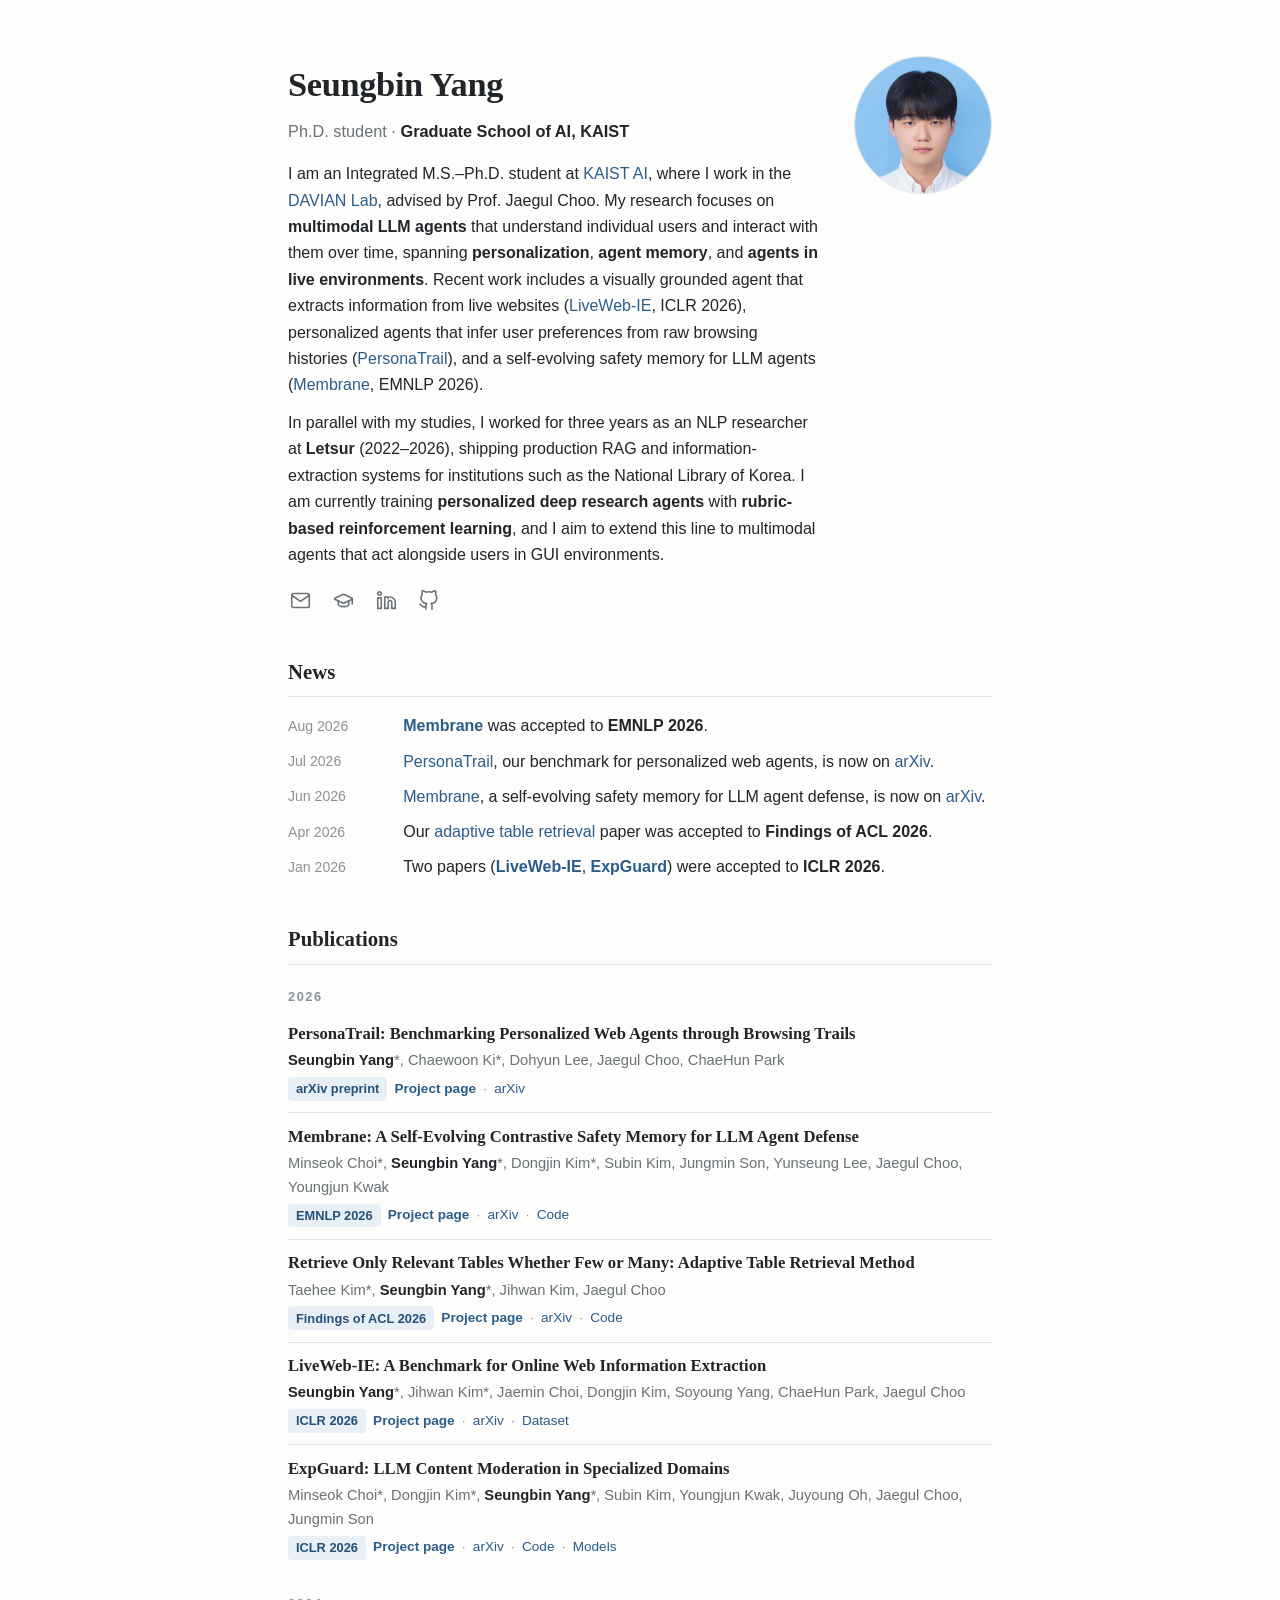
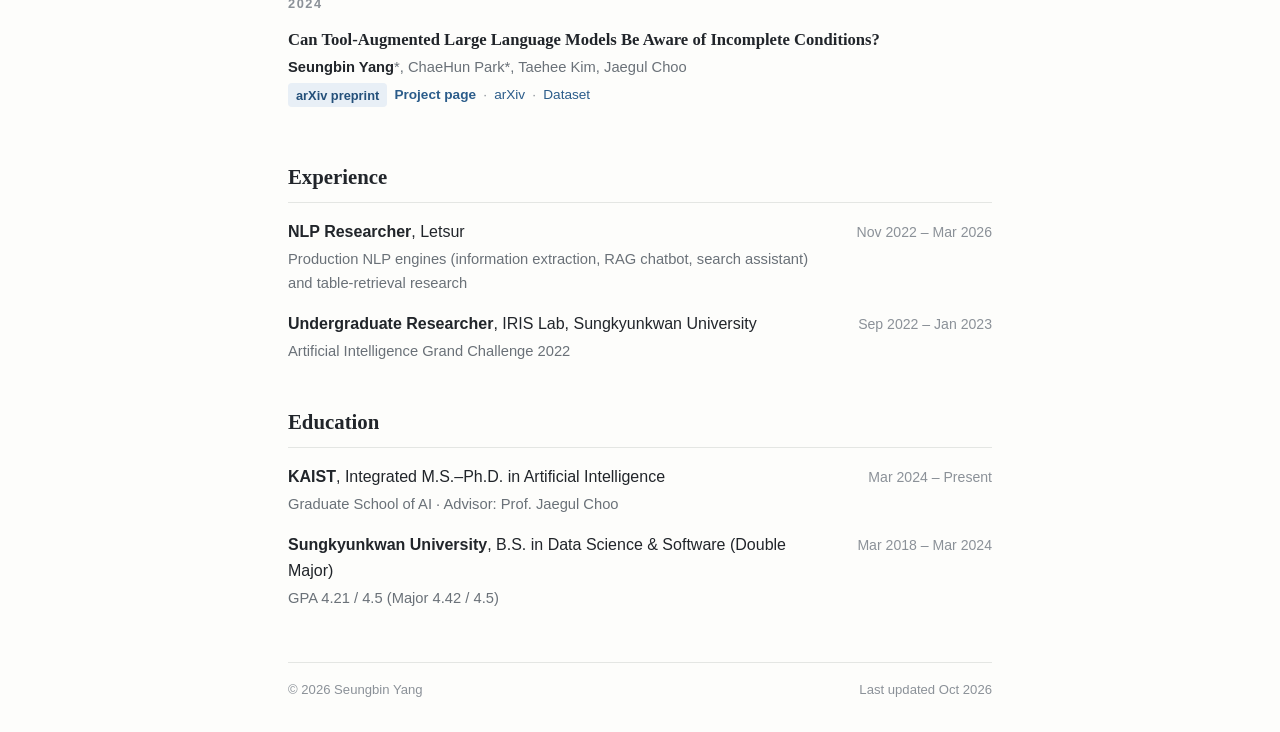
<file: index.html>
<!doctype html>
<html lang="en">
<head>
<meta charset="utf-8">
<meta name="viewport" content="width=device-width, initial-scale=1">
<title>Seungbin Yang</title>
<meta name="description" content="Seungbin Yang, AI researcher at KAIST working on multimodal LLM agents, personalization, and agent memory.">
<style>
  /* ---------- tokens ---------- */
  :root {
    --bg: #fdfdfb;
    --ink: #21252a;
    --muted: #6a7178;
    --faint: #8b9198;
    --accent: #2b5c8a;
    --accent-ink: #24507a;
    --wash: #eef3f8;
    --rule: #e4e6e3;
    --badge-ink: #24507a;
    --badge-bg: #e8eff6;
  }
  @media (prefers-color-scheme: dark) {
    :root:not([data-theme="light"]) {
      --bg: #16181c;
      --ink: #e2e5e9;
      --muted: #9aa1a9;
      --faint: #7d848c;
      --accent: #82b1d8;
      --accent-ink: #9cc3e4;
      --wash: #1e242c;
      --rule: #2a2e34;
      --badge-ink: #a5c8e6;
      --badge-bg: #21303f;
    }
  }
  :root[data-theme="dark"] {
    --bg: #16181c;
    --ink: #e2e5e9;
    --muted: #9aa1a9;
    --faint: #7d848c;
    --accent: #82b1d8;
    --accent-ink: #9cc3e4;
    --wash: #1e242c;
    --rule: #2a2e34;
    --badge-ink: #a5c8e6;
    --badge-bg: #21303f;
  }

  /* ---------- base ---------- */
  * { box-sizing: border-box; margin: 0; padding: 0; }
  html { -webkit-text-size-adjust: 100%; }
  body {
    background: var(--bg);
    color: var(--ink);
    font: 16px/1.65 -apple-system, BlinkMacSystemFont, "Segoe UI", Helvetica, Arial, sans-serif;
    padding: 3.5rem 1.25rem 2rem;
  }
  .page { max-width: 44rem; margin: 0 auto; }
  a { color: var(--accent); text-decoration: none; }
  a:hover { text-decoration: underline; text-underline-offset: 2px; }
  a:focus-visible { outline: 2px solid var(--accent); outline-offset: 2px; border-radius: 2px; }

  h1, h2, .serif {
    font-family: Charter, "Bitstream Charter", Cambria, Georgia, serif;
    text-wrap: balance;
  }

  /* ---------- header ---------- */
  header { display: flex; gap: 2.2rem; align-items: flex-start; }
  .intro { flex: 1 1 24rem; }
  h1 { font-size: 2.15rem; font-weight: 700; letter-spacing: -0.01em; }
  .role { color: var(--muted); margin-top: .3rem; font-size: 1.02rem; }
  .role b { color: var(--ink); font-weight: 600; }
  .bio { margin-top: 1.05rem; display: grid; gap: .7rem; max-width: 62ch; }
  .bio strong { font-weight: 600; }
  .portrait { flex: 0 0 auto; }
  .portrait img {
    width: 138px; height: 138px; border-radius: 50%;
    object-fit: cover; display: block;
    border: 1px solid var(--rule);
  }
  .links {
    margin-top: 1.2rem;
    display: flex; flex-wrap: wrap; gap: 1.05rem; align-items: center;
  }
  .links a { color: var(--muted); display: inline-flex; padding: .15rem; border-radius: 6px; }
  .links a:hover { color: var(--accent); text-decoration: none; }
  .links svg { width: 21px; height: 21px; display: block; }

  /* ---------- sections ---------- */
  section { margin-top: 2.6rem; }
  h2 {
    font-size: 1.3rem; font-weight: 700;
    padding-bottom: .45rem; border-bottom: 1px solid var(--rule);
  }
  .sectionnote { color: var(--faint); font-size: .82rem; margin-top: .4rem; }

  /* news */
  .news { margin-top: 1rem; display: grid; grid-template-columns: 6.2rem 1fr; row-gap: .55rem; column-gap: 1rem; }
  .news time { color: var(--faint); font-size: .88rem; font-variant-numeric: tabular-nums; padding-top: .1rem; }

  /* publications */
  .year {
    margin: 1.35rem 0 .2rem;
    color: var(--faint); font-size: .8rem; font-weight: 600;
    text-transform: uppercase; letter-spacing: .12em;
  }
  .pub { padding: .72rem 0; }
  .pub + .pub { border-top: 1px solid var(--rule); }
  .pub .title { font-family: Charter, "Bitstream Charter", Cambria, Georgia, serif; font-size: 1.04rem; font-weight: 700; line-height: 1.4; }
  .pub .title a { color: var(--ink); }
  .pub .title a:hover { color: var(--accent); }
  .pub .authors { margin-top: .18rem; font-size: .92rem; color: var(--muted); }
  .pub .authors .me { color: var(--ink); font-weight: 600; }
  .pub .meta { margin-top: .28rem; font-size: .85rem; color: var(--muted); display: flex; flex-wrap: wrap; gap: .45rem; align-items: center; }
  .venue {
    color: var(--badge-ink); background: var(--badge-bg);
    border-radius: 4px; padding: .08rem .5rem; font-weight: 600; font-size: .8rem;
  }
  .meta a { font-size: .85rem; }
  .meta a + a::before { content: "·"; color: var(--faint); margin-right: .45rem; display: inline-block; }
  .meta a.proj { font-weight: 600; }

  /* experience / education / mentoring */
  .entry { display: flex; gap: 1rem; justify-content: space-between; align-items: baseline; margin-top: 1rem; }
  .entry .what { max-width: 34rem; }
  .entry .what b { font-weight: 600; }
  .entry .sub { color: var(--muted); font-size: .92rem; margin-top: .1rem; }
  .entry time { color: var(--faint); font-size: .88rem; white-space: nowrap; font-variant-numeric: tabular-nums; }

  footer {
    margin-top: 3.2rem; padding-top: 1rem; border-top: 1px solid var(--rule);
    color: var(--faint); font-size: .82rem;
    display: flex; justify-content: space-between; flex-wrap: wrap; gap: .5rem;
  }

  @media (max-width: 620px) {
    body { padding-top: 2.2rem; }
    header { flex-direction: column-reverse; gap: 1.4rem; }
    .portrait img { width: 112px; height: 112px; }
    .news { grid-template-columns: 5.4rem 1fr; }
    .entry { flex-direction: column; gap: .1rem; }
  }
  @media (prefers-reduced-motion: reduce) {
    * { transition: none !important; }
  }
</style>
</head>
<body>
<div class="page">

  <header>
    <div class="intro">
      <h1>Seungbin Yang</h1>
      <p class="role">Ph.D. student · <b>Graduate School of AI, KAIST</b></p>
      <div class="bio">
        <p>I am an Integrated M.S.–Ph.D. student at <a href="https://gsai.kaist.ac.kr/">KAIST AI</a>, where I work in the <a href="https://davian.kaist.ac.kr/">DAVIAN Lab</a>, advised by Prof. Jaegul Choo. My research focuses on <strong>multimodal LLM agents</strong> that understand individual users and interact with them over time, spanning <strong>personalization</strong>, <strong>agent memory</strong>, and <strong>agents in live environments</strong>. Recent work includes a visually grounded agent that extracts information from live websites (<a href="LiveWeb-IE/">LiveWeb-IE</a>, ICLR 2026), personalized agents that infer user preferences from raw browsing histories (<a href="PersonaTrail/">PersonaTrail</a>), and a self-evolving safety memory for LLM agents (<a href="Membrane/">Membrane</a>, EMNLP 2026).</p>
        <p>In parallel with my studies, I worked for three years as an NLP researcher at <strong>Letsur</strong> (2022–2026), shipping production RAG and information-extraction systems for institutions such as the National Library of Korea. I am currently training <strong>personalized deep research agents</strong> with <strong>rubric-based reinforcement learning</strong>, and I aim to extend this line to multimodal agents that act alongside users in GUI environments.</p>
      </div>
      <nav class="links" aria-label="Profiles">
        <a href="mailto:sby99@kaist.ac.kr" aria-label="Email" title="Email">
          <svg viewBox="0 0 24 24" fill="none" stroke="currentColor" stroke-width="1.8" stroke-linecap="round" stroke-linejoin="round"><path d="M4 4h16c1.1 0 2 .9 2 2v12c0 1.1-.9 2-2 2H4c-1.1 0-2-.9-2-2V6c0-1.1.9-2 2-2z"/><path d="m22 6-10 7L2 6"/></svg>
        </a>
        <a href="https://scholar.google.com/citations?user=K4ob8AoAAAAJ" aria-label="Google Scholar" title="Google Scholar">
          <svg viewBox="0 0 24 24" fill="none" stroke="currentColor" stroke-width="1.8" stroke-linecap="round" stroke-linejoin="round"><path d="M21.42 10.92a1 1 0 0 0-.02-1.84L12.83 5.18a2 2 0 0 0-1.66 0L2.6 9.08a1 1 0 0 0 0 1.83l8.57 3.91a2 2 0 0 0 1.66 0z"/><path d="M22 10v6"/><path d="M6 12.5V16a6 3 0 0 0 12 0v-3.5"/></svg>
        </a>
        <a href="https://linkedin.com/in/sbyang99" aria-label="LinkedIn" title="LinkedIn">
          <svg viewBox="0 0 24 24" fill="none" stroke="currentColor" stroke-width="1.8" stroke-linecap="round" stroke-linejoin="round"><path d="M16 8a6 6 0 0 1 6 6v7h-4v-7a2 2 0 0 0-2-2 2 2 0 0 0-2 2v7h-4V8h4v2"/><rect x="2" y="9" width="4" height="12"/><circle cx="4" cy="4" r="2"/></svg>
        </a>
        <a href="https://github.com/sbY99" aria-label="GitHub" title="GitHub">
          <svg viewBox="0 0 24 24" fill="none" stroke="currentColor" stroke-width="1.8" stroke-linecap="round" stroke-linejoin="round"><path d="M9 19c-5 1.5-5-2.5-7-3m14 6v-3.87a3.37 3.37 0 0 0-.94-2.61c3.14-.35 6.44-1.54 6.44-7A5.44 5.44 0 0 0 20 4.77 5.07 5.07 0 0 0 19.91 1S18.73.65 16 2.48a13.38 13.38 0 0 0-7 0C6.27.65 5.09 1 5.09 1A5.07 5.07 0 0 0 5 4.77a5.44 5.44 0 0 0-1.5 3.78c0 5.42 3.3 6.61 6.44 7A3.37 3.37 0 0 0 9 18.13V22"/></svg>
        </a>
      </nav>
    </div>
    <div class="portrait">
      <img src="assets/profile.jpg" alt="Portrait of Seungbin Yang" width="138" height="138">
    </div>
  </header>

  <section aria-label="News">
    <h2>News</h2>
    <div class="news">
      <time>Aug 2026</time><p><a href="Membrane/"><b>Membrane</b></a> was accepted to <b>EMNLP 2026</b>.</p>
      <time>Jul 2026</time><p><a href="PersonaTrail/">PersonaTrail</a>, our benchmark for personalized web agents, is now on <a href="https://arxiv.org/abs/2607.20482">arXiv</a>.</p>
      <time>Jun 2026</time><p><a href="Membrane/">Membrane</a>, a self-evolving safety memory for LLM agent defense, is now on <a href="https://arxiv.org/abs/2606.05743">arXiv</a>.</p>
      <time>Apr 2026</time><p>Our <a href="ATR/">adaptive table retrieval</a> paper was accepted to <b>Findings of ACL 2026</b>.</p>
      <time>Jan 2026</time><p>Two papers (<a href="LiveWeb-IE/"><b>LiveWeb-IE</b></a>, <a href="ExpGuard/"><b>ExpGuard</b></a>) were accepted to <b>ICLR 2026</b>.</p>
    </div>
  </section>

  <section aria-label="Publications">
    <h2>Publications</h2>

    <p class="year">2026</p>

    <div class="pub">
      <p class="title"><a href="PersonaTrail/">PersonaTrail: Benchmarking Personalized Web Agents through Browsing Trails</a></p>
      <p class="authors"><span class="me">Seungbin Yang</span>*, Chaewoon Ki*, Dohyun Lee, Jaegul Choo, ChaeHun Park</p>
      <p class="meta"><span class="venue">arXiv preprint</span> <a class="proj" href="PersonaTrail/">Project page</a> <a href="https://arxiv.org/abs/2607.20482">arXiv</a></p>
    </div>

    <div class="pub">
      <p class="title"><a href="Membrane/">Membrane: A Self-Evolving Contrastive Safety Memory for LLM Agent Defense</a></p>
      <p class="authors">Minseok Choi*, <span class="me">Seungbin Yang</span>*, Dongjin Kim*, Subin Kim, Jungmin Son, Yunseung Lee, Jaegul Choo, Youngjun Kwak</p>
      <p class="meta"><span class="venue">EMNLP 2026</span> <a class="proj" href="Membrane/">Project page</a> <a href="https://arxiv.org/abs/2606.05743">arXiv</a> <a href="https://github.com/brightjade/membrane">Code</a></p>
    </div>

    <div class="pub">
      <p class="title"><a href="ATR/">Retrieve Only Relevant Tables Whether Few or Many: Adaptive Table Retrieval Method</a></p>
      <p class="authors">Taehee Kim*, <span class="me">Seungbin Yang</span>*, Jihwan Kim, Jaegul Choo</p>
      <p class="meta"><span class="venue">Findings of ACL 2026</span> <a class="proj" href="ATR/">Project page</a> <a href="https://arxiv.org/abs/2605.18766">arXiv</a> <a href="https://github.com/sbY99/Adaptive-Table-Retrieval">Code</a></p>
    </div>

    <div class="pub">
      <p class="title"><a href="LiveWeb-IE/">LiveWeb-IE: A Benchmark for Online Web Information Extraction</a></p>
      <p class="authors"><span class="me">Seungbin Yang</span>*, Jihwan Kim*, Jaemin Choi, Dongjin Kim, Soyoung Yang, ChaeHun Park, Jaegul Choo</p>
      <p class="meta"><span class="venue">ICLR 2026</span> <a class="proj" href="LiveWeb-IE/">Project page</a> <a href="https://arxiv.org/abs/2603.13773">arXiv</a> <a href="https://github.com/sbY99/LiveWeb-IE">Dataset</a></p>
    </div>

    <div class="pub">
      <p class="title"><a href="ExpGuard/">ExpGuard: LLM Content Moderation in Specialized Domains</a></p>
      <p class="authors">Minseok Choi*, Dongjin Kim*, <span class="me">Seungbin Yang</span>*, Subin Kim, Youngjun Kwak, Juyoung Oh, Jaegul Choo, Jungmin Son</p>
      <p class="meta"><span class="venue">ICLR 2026</span> <a class="proj" href="ExpGuard/">Project page</a> <a href="https://arxiv.org/abs/2603.02588">arXiv</a> <a href="https://github.com/brightjade/ExpGuard">Code</a> <a href="https://huggingface.co/collections/6rightjade/expguard">Models</a></p>
    </div>

    <p class="year">2024</p>

    <div class="pub">
      <p class="title"><a href="IncompleteConditions/">Can Tool-Augmented Large Language Models Be Aware of Incomplete Conditions?</a></p>
      <p class="authors"><span class="me">Seungbin Yang</span>*, ChaeHun Park*, Taehee Kim, Jaegul Choo</p>
      <p class="meta"><span class="venue">arXiv preprint</span> <a class="proj" href="IncompleteConditions/">Project page</a> <a href="https://arxiv.org/abs/2406.12307">arXiv</a> <a href="https://huggingface.co/datasets/ddehun/ICT">Dataset</a></p>
    </div>
  </section>

  <section aria-label="Experience">
    <h2>Experience</h2>
    <div class="entry">
      <div class="what"><b>NLP Researcher</b>, Letsur
        <p class="sub">Production NLP engines (information extraction, RAG chatbot, search assistant) and table-retrieval research</p>
      </div>
      <time>Nov 2022 – Mar 2026</time>
    </div>
    <div class="entry">
      <div class="what"><b>Undergraduate Researcher</b>, IRIS Lab, Sungkyunkwan University
        <p class="sub">Artificial Intelligence Grand Challenge 2022</p>
      </div>
      <time>Sep 2022 – Jan 2023</time>
    </div>
  </section>

  <section aria-label="Education">
    <h2>Education</h2>
    <div class="entry">
      <div class="what"><b>KAIST</b>, Integrated M.S.–Ph.D. in Artificial Intelligence
        <p class="sub">Graduate School of AI · Advisor: Prof. Jaegul Choo</p>
      </div>
      <time>Mar 2024 – Present</time>
    </div>
    <div class="entry">
      <div class="what"><b>Sungkyunkwan University</b>, B.S. in Data Science &amp; Software (Double Major)
        <p class="sub">GPA 4.21 / 4.5 (Major 4.42 / 4.5)</p>
      </div>
      <time>Mar 2018 – Mar 2024</time>
    </div>
  </section>

  <footer>
    <span>© 2026 Seungbin Yang</span>
    <span>Last updated Oct 2026</span>
  </footer>

</div>
</body>
</html>
</file>
